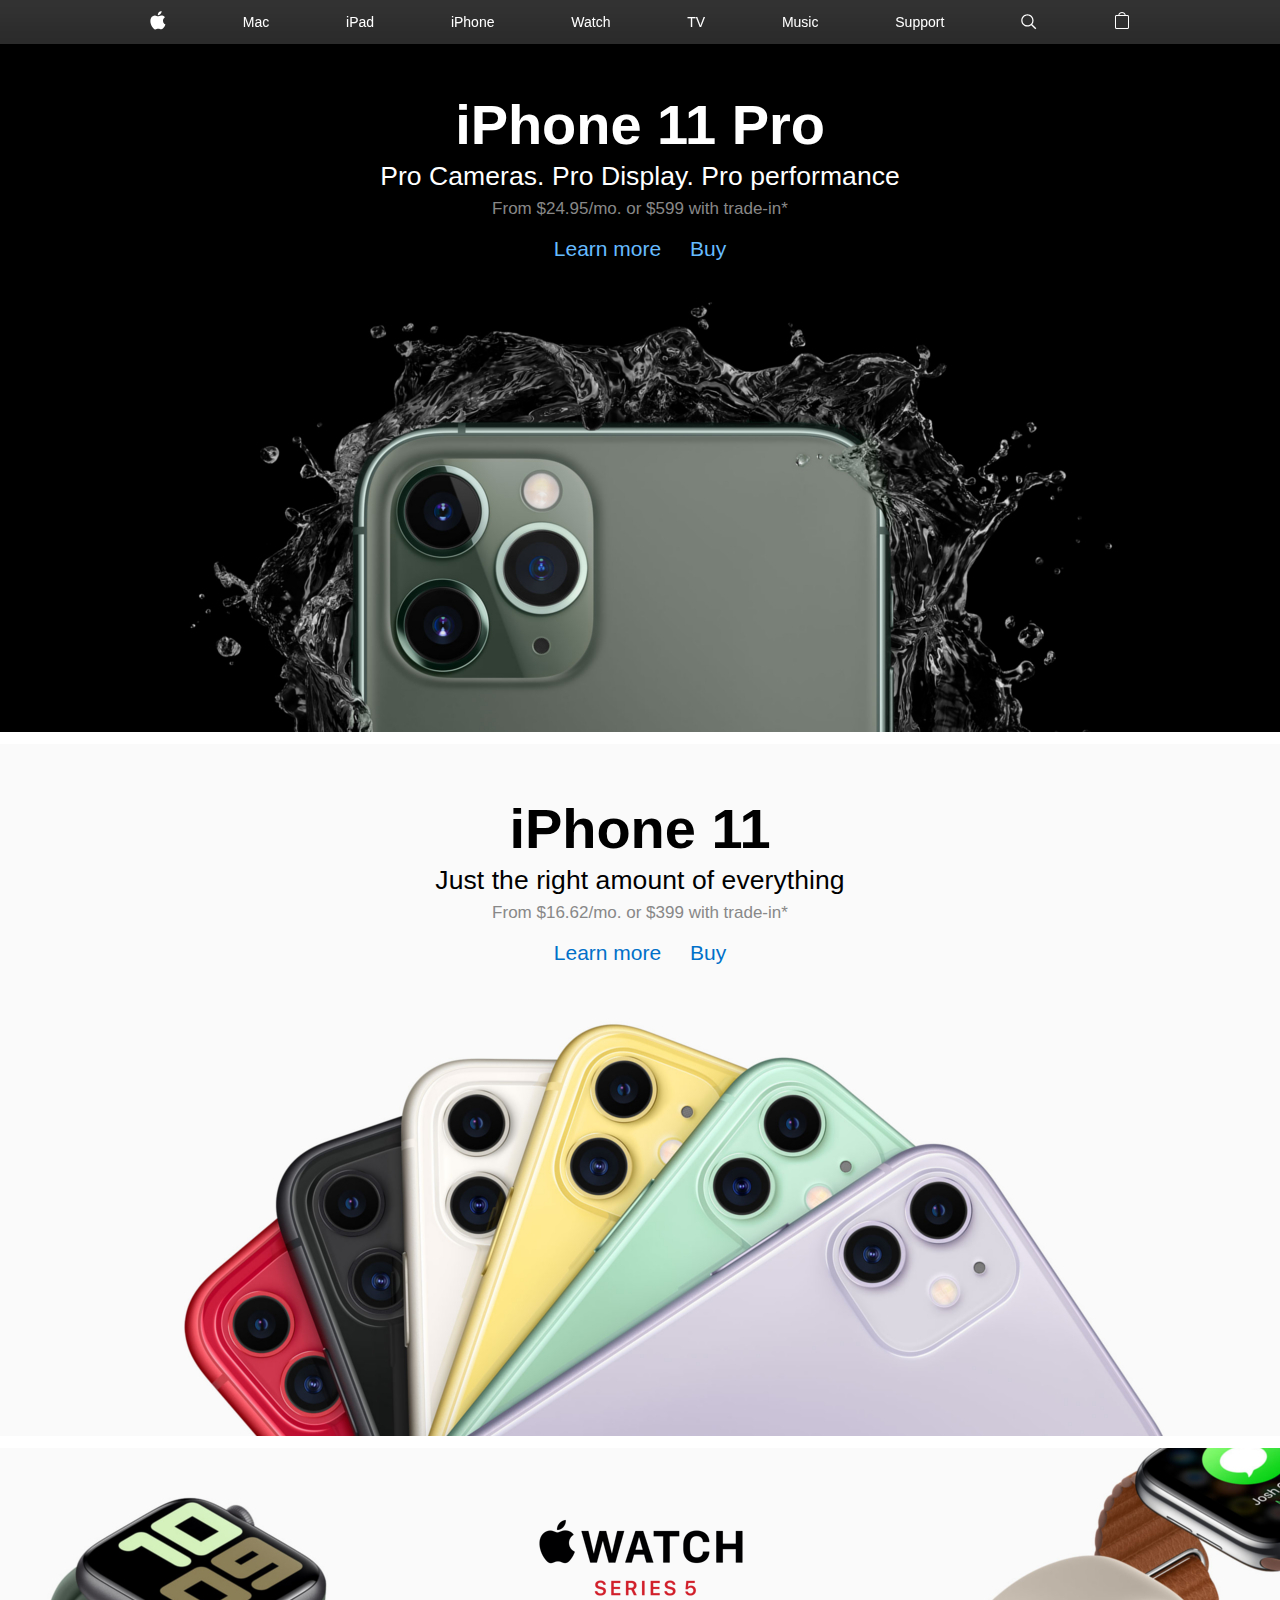
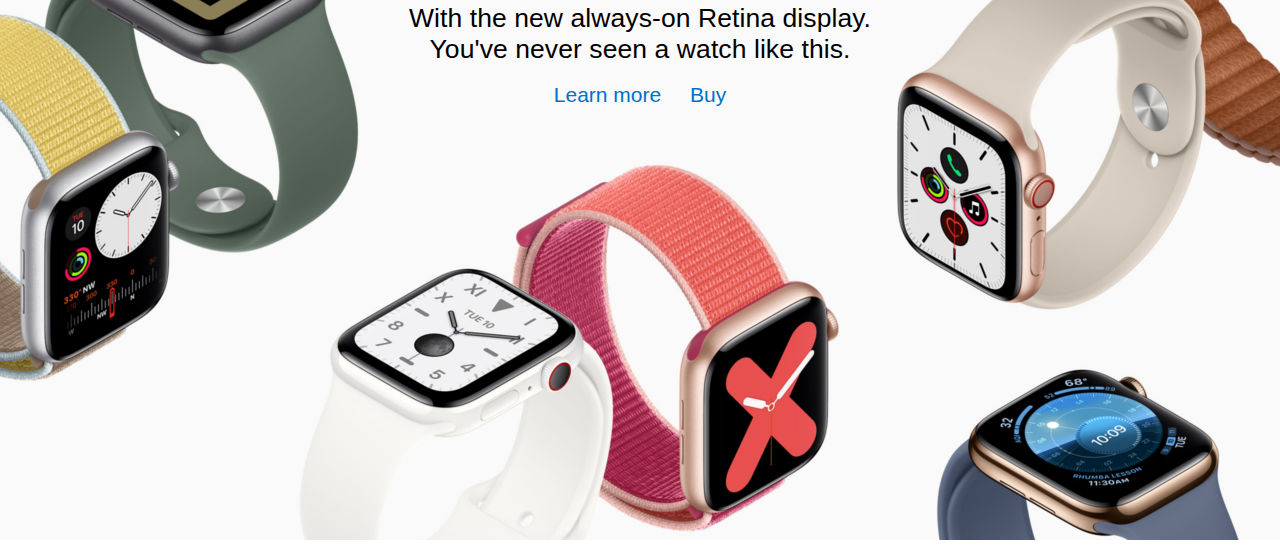
<file: index.html>
<!DOCTYPE html>
<html lang="en">
<head>
    <meta charset="UTF-8" />
    <meta name="viewport" content="width=device-width, user-scalable=no, initial-scale=1.0, maximum-scale=1.0, minimum-scale=1.0" />
    <meta http-equiv="X-UA-Compatible" content="ie=edge" />
    <title>Apple</title>
    <link rel="stylesheet" href="styles.css" />
</head>
<body>
    <header>
        <div class="container">
          <nav class="nav">
            <ul class="nav-list nav-list-mobile">
              <li class="nav-item">
                <div class="mobile-menu">
                  <span class="line line-top"></span>
                  <span class="line line-bottom"></span>
                </div>
              </li>
  
              <li class="nav-item">
                <a href="index.html" class="nav-link nav-link-apple"></a>
              </li>
  
              <li class="nav-item">
                <a href="#" class="nav-link nav-link-bag"></a>
              </li>
            </ul>
            <!-- "nav-list nav-list-mobile" -->
  
            <ul class="nav-list nav-list-larger">
              <li class="nav-item" nav-item-hidden>
                <a href="index.html" class="nav-link nav-link-apple"></a>
              </li>
  
              <li class="nav-item">
                <a href="#" class="nav-link">Mac</a>
              </li>
  
              <li class="nav-item">
                <a href="#" class="nav-link">iPad</a>
              </li>
  
              <li class="nav-item">
                <a href="#" class="nav-link">iPhone</a>
              </li>
  
              <li class="nav-item">
                <a href="#" class="nav-link">Watch</a>
              </li>
  
              <li class="nav-item">
                <a href="#" class="nav-link">TV</a>
              </li>
  
              <li class="nav-item">
                <a href="#" class="nav-link">Music</a>
              </li>
  
              <li class="nav-item">
                <a href="#" class="nav-link">Support</a>
              </li>
  
              <li class="nav-item">
                <a href="#" class="nav-link nav-link-search"></a>
              </li>
  
              <!-- End of Mac, iphone, nav list  -->
              <li class="nav-item">
                <a href="#" class="nav-link nav-link-bag"></a>
              </li>
            </ul>
            <!-- "nav-list nav-list-larger" -->
          </nav>
        </div>
      </header>
<!-- iPhone 11 Pro Section -->
<section class="hero iphone-11-pro">
    <div class="container">
        <div class="title">
            <h2 class="title-heading">iPhone 11 Pro</h2>
            <h3 class="title-sub-heading">
                Pro Cameras. Pro Display. Pro performance
            </h3>
            <p class="title-price">From $24.95/mo. or $599 with trade-in*</p>
        </div>
        <div class="cta">
            <a href="#" class="cta-link">Learn more</a>
            <a href="#" class="cta-link">Buy</a>
        </div>
    </div>
</section>
<!-- iPhone 11 Section -->
<section class="hero iphone-11">
    <div class="container">
        <div class="title title-dark">
            <h2 class="title-heading">iPhone 11</h2>
            <h3 class="title-sub-heading">
                Just the right amount of everything
            </h3>
            <p class="title-price">From $16.62/mo. or $399 with trade-in*</p>
        </div>
        <div class="cta">
            <a href="#" class="cta-link cta-link-darker">Learn more</a>
            <a href="#" class="cta-link cta-link-darker">Buy</a>
        </div>
    </div>
</section>
<!-- Product Video Section -->
<section class="hero watch">
    <div class="container">
        <div class="title title-dark">
            <h2 class="title-heading-watch">
                <!--Image / video here no text  -->
            </h2>
            <h3 class="title-sub-heading">
                With the new always-on Retina display. <br />
                You've never seen a watch like this.
            </h3>
        </div>
        <div class="cta">
            <a href="#" class="cta-link cta-link-darker">Learn more</a>
            <a href="#" class="cta-link cta-link-darker">Buy</a>
        </div>
    </div>
</section>

<script src="main.js"></script>
</body>
</html>
</file>
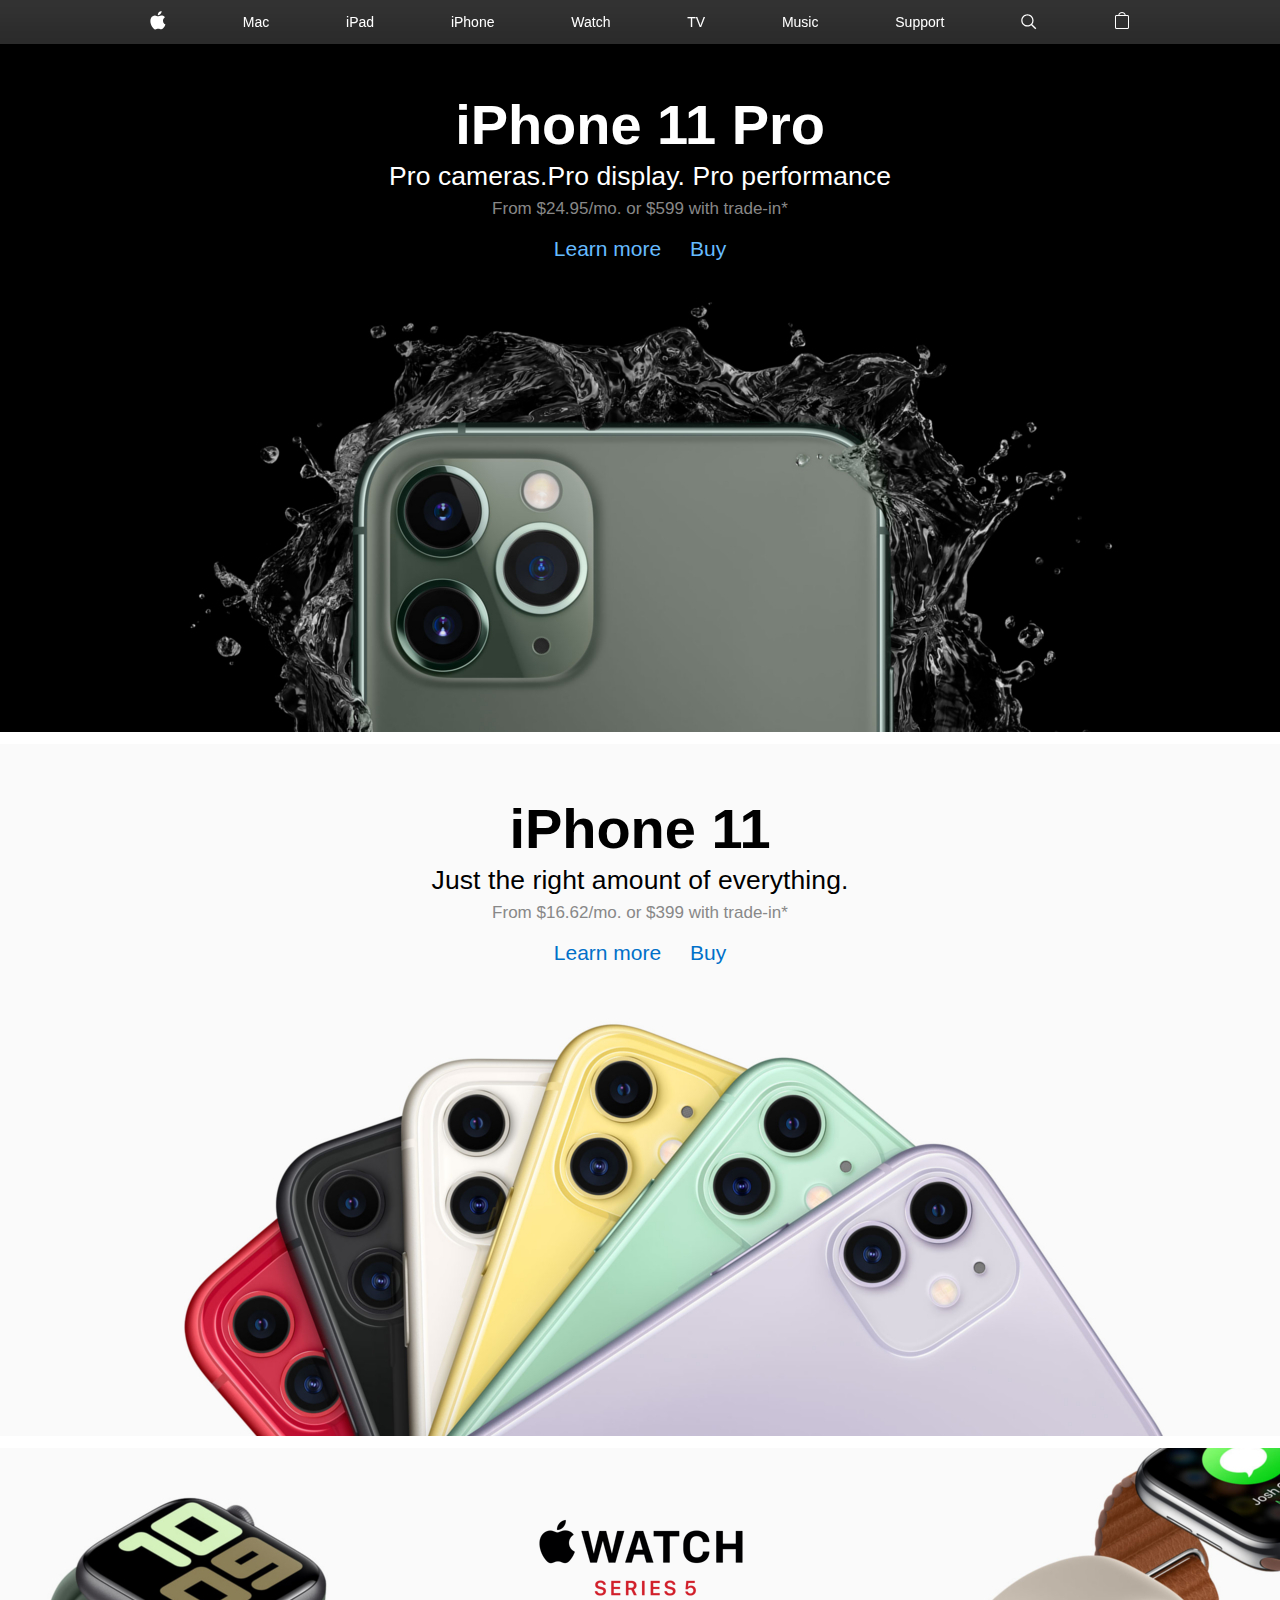
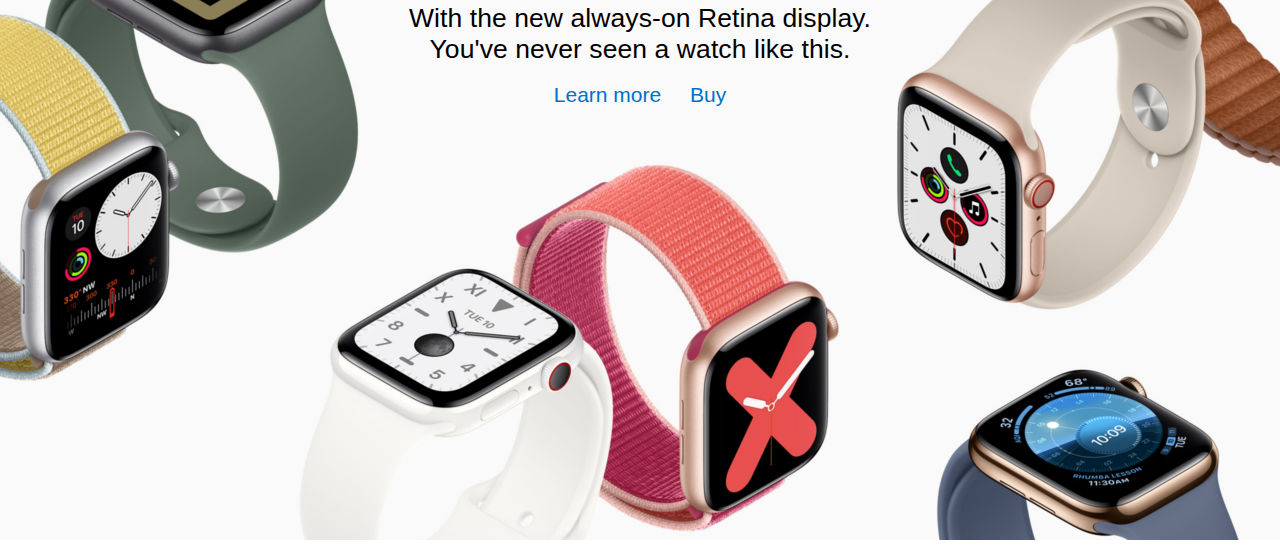
<file: index2.html>
<!DOCTYPE html>
<html lang="en">
  <head>
    <meta charset="UTF-8" />
    <meta
      name="viewport"
      content="width=device-width, user-scalable=no, initial-scale=1.0, maximum-scale=1.0, minimum-scale=1.0"
    />
    <meta http-equiv="X-UA-Compatible" content="ie=edge" />
    <title>Apple</title>
    <link rel="stylesheet" href="styles.css" />
  </head>
  <body>
    <header>
      <div class="container">
        <nav class="nav">
          <ul class="nav-list nav-list-mobile">
            <li class="nav-item">
              <div class="mobile-menu">
                <span class="line line-top"></span>
                <span class="line line-bottom"></span>
              </div>
            </li>

            <li class="nav-item">
              <a href="index.html" class="nav-link nav-link-apple"></a>
            </li>

            <li class="nav-item">
              <a href="#" class="nav-link nav-link-bag"></a>
            </li>
          </ul>
          <!-- "nav-list nav-list-mobile" -->

          <ul class="nav-list nav-list-larger">
            <li class="nav-item" nav-item-hidden>
              <a href="index.html" class="nav-link nav-link-apple"></a>
            </li>

            <li class="nav-item">
              <a href="#" class="nav-link">Mac</a>
            </li>

            <li class="nav-item">
              <a href="#" class="nav-link">iPad</a>
            </li>

            <li class="nav-item">
              <a href="#" class="nav-link">iPhone</a>
            </li>

            <li class="nav-item">
              <a href="#" class="nav-link">Watch</a>
            </li>

            <li class="nav-item">
              <a href="#" class="nav-link">TV</a>
            </li>

            <li class="nav-item">
              <a href="#" class="nav-link">Music</a>
            </li>

            <li class="nav-item">
              <a href="#" class="nav-link">Support</a>
            </li>

            <li class="nav-item">
              <a href="#" class="nav-link nav-link-search"></a>
            </li>

            <!-- End of Mac, iphone, nav list  -->
            <li class="nav-item nav-item-hidden">
              <a href="#" class="nav-link nav-link-bag"></a>
            </li>
          </ul>
          <!-- "nav-list nav-list-larger" -->
        </nav>
      </div>
    </header>

    <!-- iPhone 11 Pro Section -->
    <section class="hero iphone-11-pro">
      <div class="container">
        <div class="title">
          <h2 class="title-heading">iPhone 11 Pro</h2>
          <h3 class="title-sub-heading">
            Pro cameras.Pro display. Pro performance
          </h3>
          <p class="title-price">From $24.95/mo. or $599 with trade-in*</p>
        </div>
        <div class="cta">
          <a href="#" class="cta-link">Learn more</a>
          <a href="#" class="cta-link">Buy</a>
        </div>
      </div>
    </section>

<!-- iPhone 11 Section -->
<section class="hero iphone-11">
  <div class="container">
    <div class="title title-dark">
      <h2 class="title-heading">iPhone 11</h2>
      <h3 class="title-sub-heading">
        Just the right amount of everything. 
      </h3>
      <p class="title-price">From $16.62/mo. or $399 with trade-in*</p>
    </div>
    <div class="cta">
      <a href="#" class="cta-link cta-link-darker">Learn more</a>
      <a href="#" class="cta-link cta-link-darker">Buy</a>
    </div>
  </div>
</section>

<!-- watch Section -->
<section class="hero watch">
  <div class="container">
    <div class="title title-dark">
      <h2 class="title-heading-watch"></h2>
      <h3 class="title-sub-heading">
        With the new always-on Retina display. <br>
        You've never seen a watch like this.</h3>
    </div>
    <div class="cta">
      <a href="#" class="cta-link cta-link-darker">Learn more</a>
      <a href="#" class="cta-link cta-link-darker">Buy</a>
    </div>
  </div>
</section>











    <script src="main.js"></script>
  </body>
</html>
</file>
<file: styles.css>
/* Global Section */
*,
*::before,
*::after {
  margin: 0;
  padding: 0;
}

html {
  font-size: 10px;
  font-family: "SF Pro Display", sans-serif;
  /* ADD Apple Font File Later */
}

a {
  display: block;
  text-decoration: none;
}

.container {
  max-width: 98rem;
  margin: 0 auto;
  padding: 0 2.2rem;
}

/* Header Section */
header {
  position: fixed;
  top: 0;
  z-index: 1400;
  width: 100%;
  height: 4.4rem;
  background-color: rgba(0, 0, 0, 0.8);
  backdrop-filter: blur(2rem);
}

.nav-list {
  list-style: none;
  display: flex;
  align-items: center;
  justify-content: space-between;
  margin: 0 -1rem;
}

.nav-list-mobile {
  display: none;
}

.nav-link {
  font-size: 1.4rem;
  color: #fff;
  padding: 0 1rem;
  transition: opacity 0.5s;
}

.nav-link:hover {
  opacity: 0.7;
}

.nav-link-apple {
  width: 1.6rem;
  height: 4.4rem;
  background: url(images/icons/apple.svg) center no-repeat;
}

.nav-link-search {
  width: 1.6rem;
  height: 4.4rem;
  background: url(images/icons/search.svg) center no-repeat;
}

.nav-link-bag {
  width: 1.6rem;
  height: 4.4rem;
  background: url(images/icons/bag.svg) center no-repeat;
}

/* iPhone 11 Pro Section */
.iphone-11-pro {
  background: url(images/hero/iphone-11-pro/iphone_11_pro_large.jpg);
  margin-top: 3.4rem;
}

.title {
  color: white;
  text-align: center;
  padding-top: 5.5rem;
}

.title-heading {
  font-size: 5.6rem;
  line-height: 1.07143;
  letter-spacing: -0.005rem;
}

.title-sub-heading {
  font-size: 2.65rem;
  margin-top: 0.6rem;
  letter-spacing: 0.008rem;
  font-weight: 400;
}

.title-price {
  font-size: 1.7rem;
  color: #888;
  margin-top: 0.68rem;
}

.cta {
  text-align: center;
  margin-top: 1.8rem;
}

.cta-link {
  color: #66bbff;
  font-size: 2.1rem;
  display: inline-block;
}

.cta-link:nth-child(2) {
  margin-left: 2.6rem;
}

.cta-link:hover {
  border-bottom: 2px solid #66bbff;
  /* creates underline animation for learn more and buy buttons  */
}

/* iPhone 11 Section */
.iphone-11 {
  background: url(images/hero/iphone-11/iphone_11_large.jpg);
}

.title-dark {
  color: black;
}

.cta-link-darker {
  color: #0070c9;
}

.cta-link-darker:hover {
  border-bottom-color: #0070c9;
}

.watch {
  background: url("images/hero/watch/watch_large.jpg") center no-repeat;
}

.title-heading-watch {
  height: 7.8rem;
  background: url("images/hero/watch/logo_watch_large.png") center no-repeat;
  background-size: auto 7.8rem;
  margin-top: 1.6rem;
}

/* Moved to the bottom of all section styles to keep consistent styles */
.hero {
  height: 69.2rem;
  background-size: auto 73.6rem;
  background-position: center;
  background-repeat: no-repeat;
  border-top: 0.6rem solid white;
  border-bottom: 0.6rem solid white;
}
*/ .iphone-11-pro {
  border-top: none;
}
/* End of Moved */

/* Mobile Styling  */

@media screen and (max-width: 1068px) {
  .iphone-11-pro {
    background-image: url(images/hero/iphone-11-pro/iphone_11_pro_medium.jpg);
  }
  .iphone-11 {
    background-image: url(images/hero/iphone-11/iphone_11_medium.jpg);
  }
  .watch {
    background: url(images/hero/watch/watch_medium.jpg);
  }
  .hero {
    height: 65rem;
    background-size: auto 69.8rem;
    background-position: bottom center;
    background-repeat: no-repeat;
  }
  .title-heading {
    font-size: 4.4rem;
  }
  .title-sub-heading {
    font-size: 2.4rem;
  }
  .cta-link:nth-child(2) {
    margin-bottom: 2rem;
  }
  .title-heading-watch {
    height: 6.2rem;
    background: url(images/hero/watch/logo_watch_medium.png) center no-repeat;
    background-size: auto 6.2rem;
  }
}

@media screen and (max-width: 767px) {
    header{
        height: 4.8rem;
        transition: background .36s cubic-bezier(0.32, 0.08, 0.24, 1),
        height .56s cubic-bezier(0.32, 0.08, 0.24, 1);
    }

    header .container {
        padding: 0; 
    }

    .iphone-11-pro{
        margin-top: 3.8rem;
    }

   

    .nav-list{
        margin-top: 0;
    }
    .nav-list-mobile{
        display: flex;
    }
    .nav-item {
        width: 4.8 rem;
        height: 4.8rem;
        display: flex;
        justify-content: center;
    }
    .nav-item-hidden{
        display: none;
    }
    .mobile-menu{
        position: relative;
        z-index: 1500;
        width: 100%;
        display: flex; 
        flex-direction: column;
        align-items: center;
        cursor: pointer;
    }
    .line {
        position: absolute;
        width: 1.7rem;
        height: 1px;
        background-color: white;
        transition: margin-top .32192 cubic-bezier(0.04, 0.04, 0.12, 0.96);
    }

    .line-top{
        margin-top: -.4rem;
    }
    .active .line-top{
        margin-top: 0;
        transform: rotate(45deg);
        transition: transform .3192s .1s .32192 cubic-bezier(0.04, 0.04, 0.12, 0.96);
    }
    .active .line-bottom{
        margin-top: 0;
        transform: rotate(-45deg);
        transition: transform .3192s .1s .32192 cubic-bezier(0.04, 0.04, 0.12, 0.96);
    }
    header.active{
        height: 100%;
        background-color: black;
    }
    .nav-link-apple{
        width: 1.8rem;
        height: 4.8rem;
        position: relative;
        z-index: 1500;
    }
    .nav-link-bag{
        width: 1.6rem;
        height: 4.8rem;
        transition: opacity 3s;
    }
    .nav{
        position: relative;
    }
    .nav-link{
        font-size: 1.7rem;
        padding: 0;
        margin: auto 0; 
    }
    .nav-list-larger{
        position: fixed;
        top: 0; 
        left: 0; 
        width: 0;
        height: 0; 
        display: block;
        padding: 10.5rem 5rem;
        z-index: 1000;
        box-sizing: border-box;
        opacity: 0;
        visibility: hidden;
        transition: opacity .3s;
    }
    .active .nav-list-larger {
        width: 100%;
        height: 100vh;
        opacity: 1;
        visibility: visible;
    }
    .active .nav-link-bag {
        opacity: 0;
        transition: opacity .3s;
    }

    .nav-list-larger .nav-item{
        width: 100%;
        justify-content: flex-start;
        border-bottom: 2px solid rgba(255,255,255,.1);
    }

    .nav-list-larger .nav-item:nth-child(9){
        border-bottom: none;
    }


    .active .nav-list-larger .nav-item{
        animation: fadeIn 1s ease-in;
    }



    @keyframes fadeIn {
        from {
            opacity: 0;
        }to{
            opacity: 1;
        }
    }


}

@media screen and (max-width: 735px){
    .iphone-11-pro {
        background-image: url(images/hero/iphone-11-pro/iphone_11_pro_small.jpg);
      }
      .iphone-11 {
        background-image: url(images/hero/iphone-11/iphone_11_small.jpg);
      }
      .watch {
        background: url(images/hero/watch/watch_small.jpg);
      }
      .hero {
        height: 50rem;
        background-size: auto 54.8rem;
        background-position: bottom center;
        background-repeat: no-repeat;
      }
      .title{
        padding: 3.7rem;
      }
      .title-heading {
        font-size: 3.2rem;
      }
      .title-sub-heading{
        font-size: 1.9rem;
      }
      .title-heading-watch{
        margin-top: -.5rem;
        margin-bottom: 0;
      }
      .title-price{
        font-size: 1.4rem;
      }
      .cta{
        margin-top: .7rem;
      }
      .cta-link{
        font-size: 1.9rem;
      }
}
</file>
